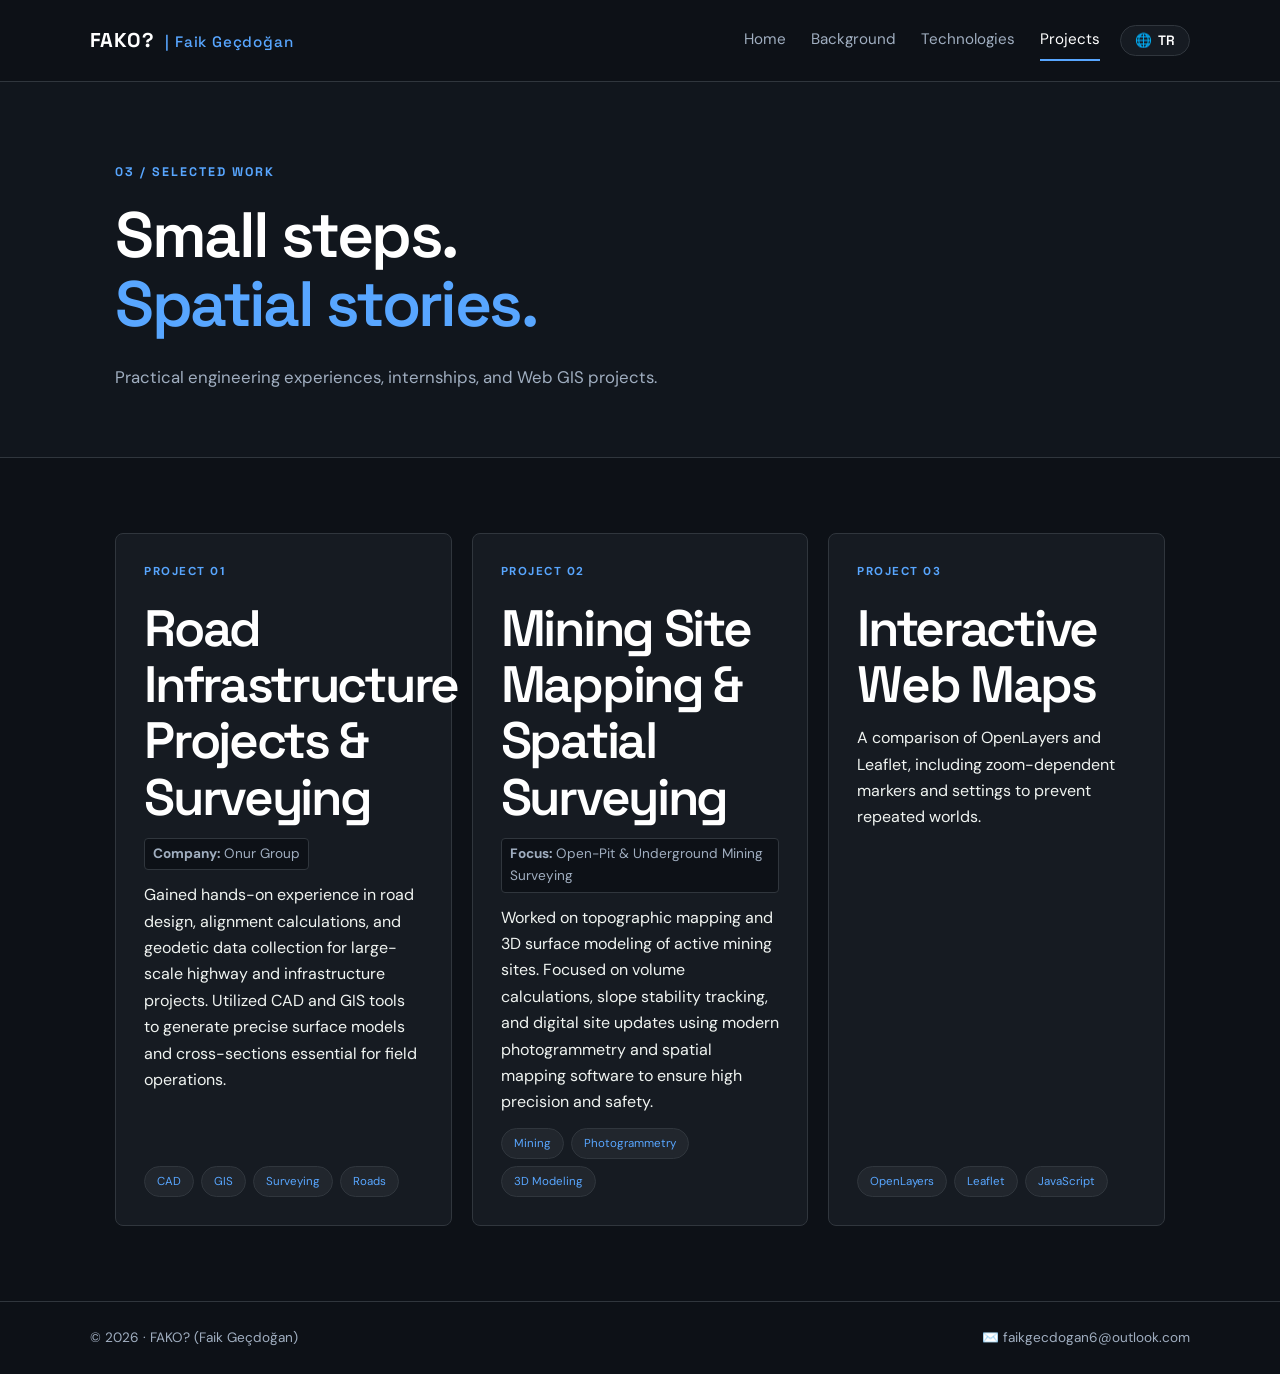
<file: projects.html>
<!doctype html>
<html lang="en">
<head>
    <meta charset="utf-8">
    <meta name="viewport" content="width=device-width, initial-scale=1">
    <title>Projects | FAKO? - Faik Geçdoğan</title>
    <link rel="stylesheet" href="style.css">
</head>
<body class="dark-theme">
    <header class="site-header">
        <a class="brand" href="index.html">FAKO? <span>| Faik Geçdoğan</span></a>
        <div class="header-right">
          <nav>
              <a href="index.html" data-tr="Ana Sayfa" data-en="Home">Home</a>
              <a href="background.html" data-tr="Hakkımda" data-en="Background">Background</a>
              <a href="technologies.html" data-tr="Teknolojiler" data-en="Technologies">Technologies</a>
              <a class="active" href="projects.html" data-tr="Projeler" data-en="Projects">Projects</a>
          </nav>
          <button id="lang-toggle" class="lang-btn" title="Dili Değiştir / Change Language">
            🌐 <span id="lang-label">TR</span>
          </button>
        </div>
    </header>

    <main>
        <section class="page-hero">
            <p class="eyebrow" data-tr="03 / SEÇİLMİŞ ÇALIŞMALAR" data-en="03 / SELECTED WORK">03 / SELECTED WORK</p>
            <h1>
              <span data-tr="Küçük adımlar." data-en="Small steps.">Small steps.</span><br>
              <span class="highlight" data-tr="Mekânsal hikayeler." data-en="Spatial stories.">Spatial stories.</span>
            </h1>
            <p data-tr="Pratik mühendislik deneyimleri, stajlar ve Web GIS projeleri." data-en="Practical engineering experiences, internships, and Web GIS projects.">Practical engineering experiences, internships, and Web GIS projects.</p>
        </section>

        <section class="section project-grid">
            <!-- Proje 01: Onur Group -->
            <article class="project-card">
                <div class="project-number">PROJECT 01</div>
                <h2 data-tr="Yol Altyapı Projeleri ve Ölçmeler" data-en="Road Infrastructure Projects & Surveying">Road Infrastructure Projects & Surveying</h2>
                <p class="company-tag"><strong data-tr="Şirket:" data-en="Company:">Company:</strong> Onur Group</p>
                <p data-tr="Büyük ölçekli karayolu ve altyapı projelerinde yol tasarımı, güzergah hesaplamaları ve jeodezik veri toplama konularında pratik deneyim kazanıldı. Arazi operasyonları için gerekli olan hassas yüzey modelleri ve enkesitleri oluşturmak amacıyla CAD ve CBS araçları kullanıldı." data-en="Gained hands-on experience in road design, alignment calculations, and geodetic data collection for large-scale highway and infrastructure projects. Utilized CAD and GIS tools to generate precise surface models and cross-sections essential for field operations.">Gained hands-on experience in road design, alignment calculations, and geodetic data collection for large-scale highway and infrastructure projects. Utilized CAD and GIS tools to generate precise surface models and cross-sections essential for field operations.</p>
                <div class="tags"><span>CAD</span><span>GIS</span><span>Surveying</span><span>Roads</span></div>
            </article>

            <!-- Proje 02: Maden Haritacılığı -->
            <article class="project-card">
                <div class="project-number">PROJECT 02</div>
                <h2 data-tr="Maden Sahası Haritalama ve Mekânsal Ölçmeler" data-en="Mining Site Mapping & Spatial Surveying">Mining Site Mapping & Spatial Surveying</h2>
                <p class="company-tag"><strong data-tr="Odak:" data-en="Focus:">Focus:</strong> Open-Pit & Underground Mining Surveying</p>
                <p data-tr="Aktif maden sahalarının topoğrafik haritalanması ve 3B yüzey modellemesi üzerine çalışıldı. Yüksek hassasiyet ve iş güvenliğini sağlamak amacıyla modern fotogrametri ve mekânsal haritalama yazılımları kullanılarak hacim hesaplamaları, şev stabilitesi takibi ve dijital saha güncellemeleri gerçekleştirildi." data-en="Worked on topographic mapping and 3D surface modeling of active mining sites. Focused on volume calculations, slope stability tracking, and digital site updates using modern photogrammetry and spatial mapping software to ensure high precision and safety.">Worked on topographic mapping and 3D surface modeling of active mining sites. Focused on volume calculations, slope stability tracking, and digital site updates using modern photogrammetry and spatial mapping software to ensure high precision and safety.</p>
                <div class="tags"><span>Mining</span><span>Photogrammetry</span><span>3D Modeling</span></div>
            </article>

            <!-- Proje 03: Web GIS -->
            <article class="project-card">
                <div class="project-number">PROJECT 03</div>
                <h2 data-tr="Etkileşimli Web Haritaları" data-en="Interactive Web Maps">Interactive Web Maps</h2>
                <p data-tr="OpenLayers ve Leaflet kütüphanelerinin karşılaştırması, zoom seviyesine bağlı pin görünürlüğü ve dünya tekrarını engelleyen harita ayarları." data-en="A comparison of OpenLayers and Leaflet, including zoom-dependent markers and settings to prevent repeated worlds.">A comparison of OpenLayers and Leaflet, including zoom-dependent markers and settings to prevent repeated worlds.</p>
                <div class="tags"><span>OpenLayers</span><span>Leaflet</span><span>JavaScript</span></div>
            </article>
        </section>
    </main>

    <footer>
        <span>© 2026 · FAKO? (Faik Geçdoğan)</span>
        <span>✉️ faikgecdogan6@outlook.com</span>
    </footer>
    <script src="lang.js"></script>
</body>
</html>
</file>
<file: style.css>
@import url('https://fonts.googleapis.com/css2?family=DM+Sans:wght@400;500;600;700&family=Space+Grotesk:wght@400;500;600;700&display=swap');
/* style.css dosyanıza ekleyin */

/* Temel sayfa ayarları */
html, body {
    margin: 0;
    padding: 0;
    height: 100%;
    width: 100%;
}

/* Hareketli Arka Plan Konteyneri */
#particles-js {
    position: fixed; /* Ekranda sabit kalmasını sağlar */
    width: 100%;
    height: 100%;
    top: 0;
    left: 0;
    z-index: 1; /* En arka katmana atar */
    background-color: #1a1a1a; /* Mevcut dark-theme arka plan renginizle değiştirin */
}

/* Mevcut içeriklerin animasyonun üzerinde görünmesini sağlamak */
.site-header,
main {
    position: relative; /* particles-js'in üzerinde görünmesi için gerekli */
    z-index: 2; /* Arka plandan daha yüksek bir katman */
    /* Gerekirse mevcut arka plan renklerini temizleyin veya yarı saydam yapın */
    background: transparent !important; 
}

/* Dark theme sınıfı ayarı (eğer particles-js konteynerine renk verdiyseniz body'den kaldırın) */
body.dark-theme {
    /* background-color: #1a1a1a; */ /* Bu satırı particles-js'e taşıdık, buradan kaldırın veya yorum satırı yapın */
    color: white;
}
:root {
  --ink: #f0f4f1;
  --muted: #a0aec0;
  --paper: #0d1117;
  --card-bg: #161b22;
  --green: #2ea043;
  --highlight-color: #58a6ff;
  --line: #30363d;
  --white: #161b22;
  --header-bg: rgba(13, 17, 23, 0.95);
  --hero-bg: #11161d;
}

* {
  box-sizing: border-box;
  margin: 0;
  padding: 0;
}

html {
  scroll-behavior: smooth;
}

body.dark-theme {
  margin: 0;
  background: var(--paper);
  color: var(--ink);
  font-family: 'DM Sans', sans-serif;
  line-height: 1.65;
}

h1, h2, h3, .brand, .eyebrow {
  font-family: 'Space Grotesk', sans-serif;
}

/* Header & Nav */
.site-header {
  height: auto;
  min-height: 82px;
  padding: 20px 7vw;
  display: flex;
  align-items: center;
  justify-content: space-between;
  gap: 25px;
  border-bottom: 1px solid var(--line);
  background: var(--header-bg);
}

.brand {
  font-weight: 700;
  letter-spacing: .04em;
  color: #ffffff;
  text-decoration: none;
  font-size: 1.25rem;
}

.brand span {
  color: var(--highlight-color);
  font-size: 0.95rem;
  font-weight: 500;
  margin-left: 5px;
}

.header-right {
  display: flex;
  align-items: center;
  gap: 20px;
}

nav {
  display: flex;
  gap: 25px;
  flex-wrap: wrap;
}

nav a {
  font-size: .95rem;
  text-decoration: none;
  color: var(--muted);
  padding: 7px 0;
  border-bottom: 2px solid transparent;
  transition: all 0.2s ease;
}

nav a:hover, nav a.active {
  color: #ffffff;
  border-color: var(--highlight-color);
}

/* Dil Değiştirme Butonu */
.lang-btn {
  background: var(--card-bg);
  border: 1px solid var(--line);
  color: #ffffff;
  padding: 6px 14px;
  border-radius: 20px;
  cursor: pointer;
  font-family: 'Space Grotesk', sans-serif;
  font-weight: 600;
  font-size: 0.85rem;
  display: flex;
  align-items: center;
  gap: 6px;
  transition: all 0.2s ease;
}

.lang-btn:hover {
  background: var(--highlight-color);
  color: #000000;
  border-color: var(--highlight-color);
}

/* Hero Section */
.hero {
  min-height: 520px;
  padding: 80px 7vw;
  position: relative;
  overflow: hidden;
  background: var(--hero-bg);
  display: flex;
  align-items: center;
  justify-content: space-between;
  gap: 40px;
  border-bottom: 1px solid var(--line);
}

.hero-text-content {
  flex: 1;
  max-width: 600px;
  position: relative;
  z-index: 2;
}

.eyebrow {
  font-size: .78rem;
  font-weight: 700;
  letter-spacing: .16em;
  color: var(--highlight-color);
  margin: 0 0 18px;
  text-transform: uppercase;
}

.hero h1, .page-hero h1 {
  font: 600 clamp(2.5rem, 5vw, 4.5rem)/1.08 'Space Grotesk', sans-serif;
  letter-spacing: -.04em;
  margin: 0;
  color: #ffffff;
}

.highlight {
  color: var(--highlight-color);
}

.hero-copy {
  max-width: 520px;
  color: var(--muted);
  font-size: 1.05rem;
  margin: 22px 0 28px;
}

.button {
  display: inline-flex;
  gap: 15px;
  align-items: center;
  background: var(--highlight-color);
  color: #000000;
  text-decoration: none;
  padding: 14px 22px;
  border-radius: 6px;
  transition: transform .2s, background .2s;
  font-weight: 700;
}

.button:hover {
  transform: translateY(-3px);
  background: #79c0ff;
}

.button span {
  font-size: 1.2rem;
}

/* GIF ve Radar Efekti */
.hero-gif-wrapper {
  position: relative;
  width: 380px;
  height: 380px;
  border-radius: 50%;
  display: flex;
  justify-content: center;
  align-items: center;
  border: 3px solid rgba(88, 166, 255, 0.4);
  box-shadow: 0 0 45px rgba(88, 166, 255, 0.2);
  overflow: hidden;
  background: #000000;
  flex-shrink: 0;
}

.hero-globe-gif {
  width: 100%;
  height: 100%;
  object-fit: cover;
  border-radius: 50%;
  filter: contrast(1.15) brightness(0.9);
}

.radar-sweep {
  position: absolute;
  top: 0;
  left: 0;
  width: 100%;
  height: 100%;
  border-radius: 50%;
  background: conic-gradient(from 0deg, transparent 0deg, transparent 300deg, rgba(88, 166, 255, 0.5) 360deg);
  animation: radarScan 4s linear infinite;
  pointer-events: none;
}

@keyframes radarScan {
  from { transform: rotate(0deg); }
  to { transform: rotate(360deg); }
}

/* Profile Photo Styles */
.profile-avatar {
  width: 180px;
  height: 180px;
  object-fit: cover;
  border-radius: 50%;
  border: 3px solid var(--highlight-color);
  box-shadow: 0 8px 24px rgba(0, 0, 0, 0.5);
}

.profile-avatar-home {
  width: 100px;
  height: 100px;
  object-fit: cover;
  border-radius: 50%;
  border: 2px solid var(--highlight-color);
}

.intro-profile {
  display: flex;
  align-items: center;
  gap: 20px;
  margin-bottom: 15px;
}

.who-am-i-box {
  display: flex;
  flex-direction: column;
  gap: 20px;
}

.email-link {
  color: var(--highlight-color);
  text-decoration: none;
  font-weight: 600;
}

.email-link:hover {
  text-decoration: underline;
}

.skills-list {
  margin-top: 15px;
  margin-left: 20px;
  color: var(--muted);
  line-height: 1.8;
}

/* Page Hero */
.page-hero {
  padding: 80px 9vw 65px;
  background: var(--hero-bg);
  border-bottom: 1px solid var(--line);
}

.page-hero > p:last-child {
  color: var(--muted);
  max-width: 570px;
  margin-top: 25px;
  font-size: 1.05rem;
}

/* Sections & Grids */
.section {
  padding: 75px 9vw;
}

.intro-grid, .two-col {
  display: grid;
  grid-template-columns: 1fr 1fr;
  gap: 8vw;
  align-items: start;
}

.section h2 {
  font: 600 clamp(2rem, 4vw, 3.2rem)/1.1 'Space Grotesk', sans-serif;
  letter-spacing: -.045em;
  margin: 0;
  color: #ffffff;
}

.intro-grid > p, .two-col p {
  color: var(--muted);
  font-size: 1.05rem;
  margin-top: 8px;
}

/* Projects Grid */
.project-grid {
  display: grid;
  grid-template-columns: repeat(auto-fit, minmax(300px, 1fr));
  gap: 20px;
}

.project-card {
  background: var(--card-bg);
  border: 1px solid var(--line);
  padding: 28px;
  border-radius: 8px;
  min-height: 285px;
  display: flex;
  flex-direction: column;
  gap: 12px;
  transition: transform .25s, box-shadow .25s, border-color .25s;
}

.project-card:hover {
  transform: translateY(-7px);
  border-color: var(--highlight-color);
  box-shadow: 0 15px 35px rgba(0, 0, 0, 0.4);
}

.project-number {
  font-size: .72rem;
  letter-spacing: .13em;
  color: var(--highlight-color);
  font-weight: 700;
  margin-bottom: 8px;
}

.company-tag {
  font-size: 0.85rem;
  color: var(--muted);
  background-color: var(--paper);
  padding: 4px 8px;
  border-radius: 4px;
  width: fit-content;
  border: 1px solid var(--line);
}

.tags {
  display: flex;
  gap: 7px;
  flex-wrap: wrap;
  margin-top: auto;
}

.tags span {
  font-size: .72rem;
  background: #21262d;
  padding: 5px 12px;
  border-radius: 30px;
  color: var(--highlight-color);
  border: 1px solid var(--line);
}

/* Maps Section */
.map-section {
  padding-top: 35px;
}

.section-heading {
  display: flex;
  align-items: end;
  justify-content: space-between;
  gap: 25px;
  margin-bottom: 24px;
}

.section-heading > p, .map-note {
  color: var(--muted);
  font-size: .9rem;
}

.map {
  width: 100%;
  height: 430px;
  border-radius: 8px;
  overflow: hidden;
  border: 1px solid var(--line);
  background: #161b22;
}

.map-note {
  margin: 12px 0 0;
}

/* Callout */
.callout {
  background: #1f242c;
  border: 1px solid var(--line);
  border-radius: 8px;
  display: flex;
  align-items: center;
  gap: 35px;
  flex-wrap: wrap;
  padding: 50px;
}

.callout h2 {
  flex: 1;
}

.text-link {
  color: var(--highlight-color);
  font-weight: 700;
  text-decoration: none;
  border-bottom: 1px solid var(--highlight-color);
  padding-bottom: 4px;
}

/* Tables */
.table-wrap {
  overflow-x: auto;
}

table {
  border-collapse: collapse;
  width: 100%;
  background: var(--card-bg);
  border-radius: 8px;
  overflow: hidden;
  border: 1px solid var(--line);
}

th, td {
  text-align: left;
  padding: 18px 20px;
  border-bottom: 1px solid var(--line);
}

th {
  background: #21262d;
  font-size: .78rem;
  text-transform: uppercase;
  letter-spacing: .1em;
  color: var(--highlight-color);
}

td {
  color: var(--muted);
}

td strong {
  color: #ffffff;
}

td img {
  width: 120px;
  height: 75px;
  object-fit: cover;
  border-radius: 5px;
  display: block;
}

/* Quote Card */
.quote-card {
  background: var(--card-bg);
  border: 1px solid var(--line);
  padding: 45px 6vw;
  border-radius: 8px;
  max-width: 900px;
  margin: auto;
}

.quote-mark {
  font: 5rem Georgia, serif;
  color: var(--highlight-color);
  line-height: .8;
}

.quote-card p {
  font: 500 clamp(1.4rem, 2.5vw, 2.2rem)/1.3 'Space Grotesk', sans-serif;
  max-width: 750px;
  margin: 12px 0;
  color: #ffffff;
}

/* Dönen Dünya Animasyonu */
.globe-container {
  display: flex;
  justify-content: flex-start;
  align-items: center;
  margin-top: 25px;
}

.rotating-globe {
  width: 110px;
  height: 110px;
  border-radius: 50%;
  border: 2px solid var(--highlight-color);
  animation: spin 18s linear infinite;
}

@keyframes spin {
  from { transform: rotate(0deg); }
  to { transform: rotate(360deg); }
}

/* Footer */
footer {
  display: flex;
  justify-content: space-between;
  gap: 20px;
  padding: 25px 7vw;
  border-top: 1px solid var(--line);
  font-size: .85rem;
  color: var(--muted);
  background: var(--paper);
}

/* Responsive */
@media(max-width: 860px) {
  .hero {
    flex-direction: column;
    padding-top: 60px;
    align-items: flex-start;
  }
  .hero-gif-wrapper {
    width: 280px;
    height: 280px;
    align-self: center;
    margin-top: 20px;
  }
  .site-header {
    align-items: flex-start;
    flex-direction: column;
  }
  .header-right {
    width: 100%;
    justify-content: space-between;
  }
  .intro-grid, .two-col {
    grid-template-columns: 1fr;
    gap: 30px;
  }
  .section {
    padding: 55px 7vw;
  }
  .section-heading {
    align-items: flex-start;
    flex-direction: column;
    gap: 8px;
  }
  .project-grid {
    grid-template-columns: 1fr;
  }
  .page-hero {
    padding: 65px 7vw;
  }
  footer {
    flex-direction: column;
    gap: 5px;
  }
}
</file>
